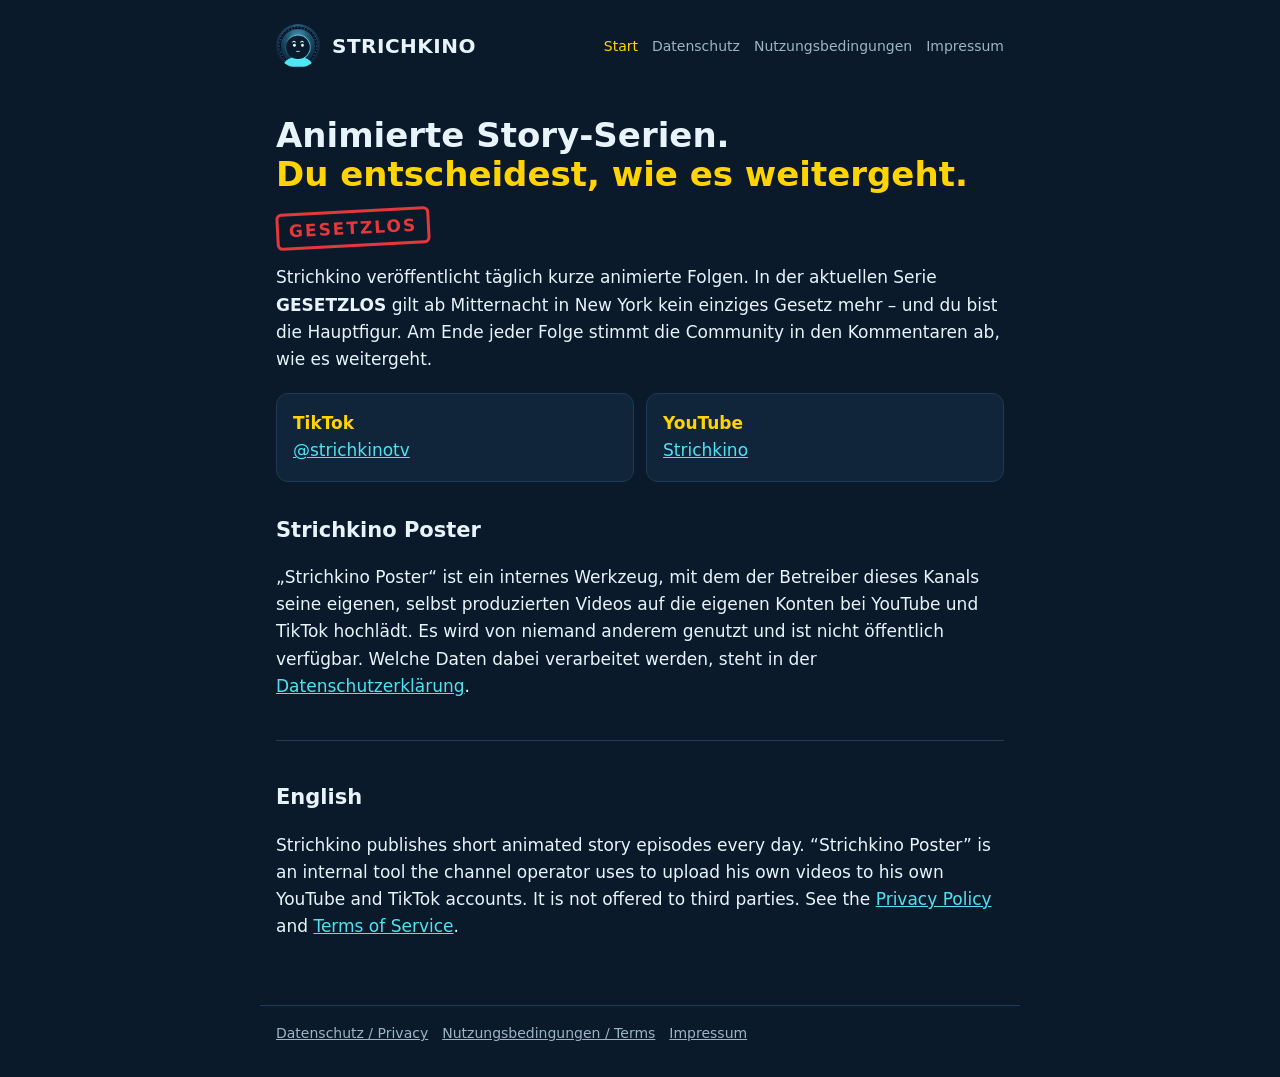
<file: index.html>
<!doctype html>
<html lang="de">
<head>
<meta charset="utf-8">
<meta name="viewport" content="width=device-width, initial-scale=1">
<title>Strichkino</title>
<meta name="description" content="Strichkino – animierte Story-Serien. Aktuelle Serie: GESETZLOS.">
<link rel="icon" href="logo.png">
<link rel="stylesheet" href="style.css">
</head>
<body>
<header>
  <img src="logo.png" alt="">
  <a class="brand" href="index.html">STRICHKINO</a>
  <nav><a href="index.html" aria-current="page">Start</a><a href="datenschutz.html">Datenschutz</a><a href="nutzungsbedingungen.html">Nutzungsbedingungen</a><a href="impressum.html">Impressum</a></nav>
</header>
<main>
  <h1>Animierte Story-Serien.<br><span class="gelb">Du entscheidest, wie es weitergeht.</span></h1>
  <span class="stempel">GESETZLOS</span>
  <p>Strichkino veröffentlicht täglich kurze animierte Folgen. In der aktuellen Serie <strong>GESETZLOS</strong> gilt ab Mitternacht in New York kein einziges Gesetz mehr – und du bist die Hauptfigur. Am Ende jeder Folge stimmt die Community in den Kommentaren ab, wie es weitergeht.</p>
  <div class="karten">
    <div class="karte"><strong>TikTok</strong><a href="https://www.tiktok.com/@strichkinotv">@strichkinotv</a></div>
    <div class="karte"><strong>YouTube</strong><a href="https://www.youtube.com/channel/UCRrzsbAft_Um6S45Xz0M2Gw">Strichkino</a></div>
  </div>

  <h2>Strichkino Poster</h2>
  <p>„Strichkino Poster“ ist ein internes Werkzeug, mit dem der Betreiber dieses Kanals seine eigenen, selbst produzierten Videos auf die eigenen Konten bei YouTube und TikTok hochlädt. Es wird von niemand anderem genutzt und ist nicht öffentlich verfügbar. Welche Daten dabei verarbeitet werden, steht in der <a href="datenschutz.html">Datenschutzerklärung</a>.</p>

  <section class="en" lang="en">
    <h2>English</h2>
    <p>Strichkino publishes short animated story episodes every day. “Strichkino Poster” is an internal tool the channel operator uses to upload his own videos to his own YouTube and TikTok accounts. It is not offered to third parties. See the <a href="datenschutz.html#en">Privacy Policy</a> and <a href="nutzungsbedingungen.html#en">Terms of Service</a>.</p>
  </section>
</main>
<footer><a href="datenschutz.html">Datenschutz / Privacy</a><a href="nutzungsbedingungen.html">Nutzungsbedingungen / Terms</a><a href="impressum.html">Impressum</a></footer>
</body>
</html>
</file>
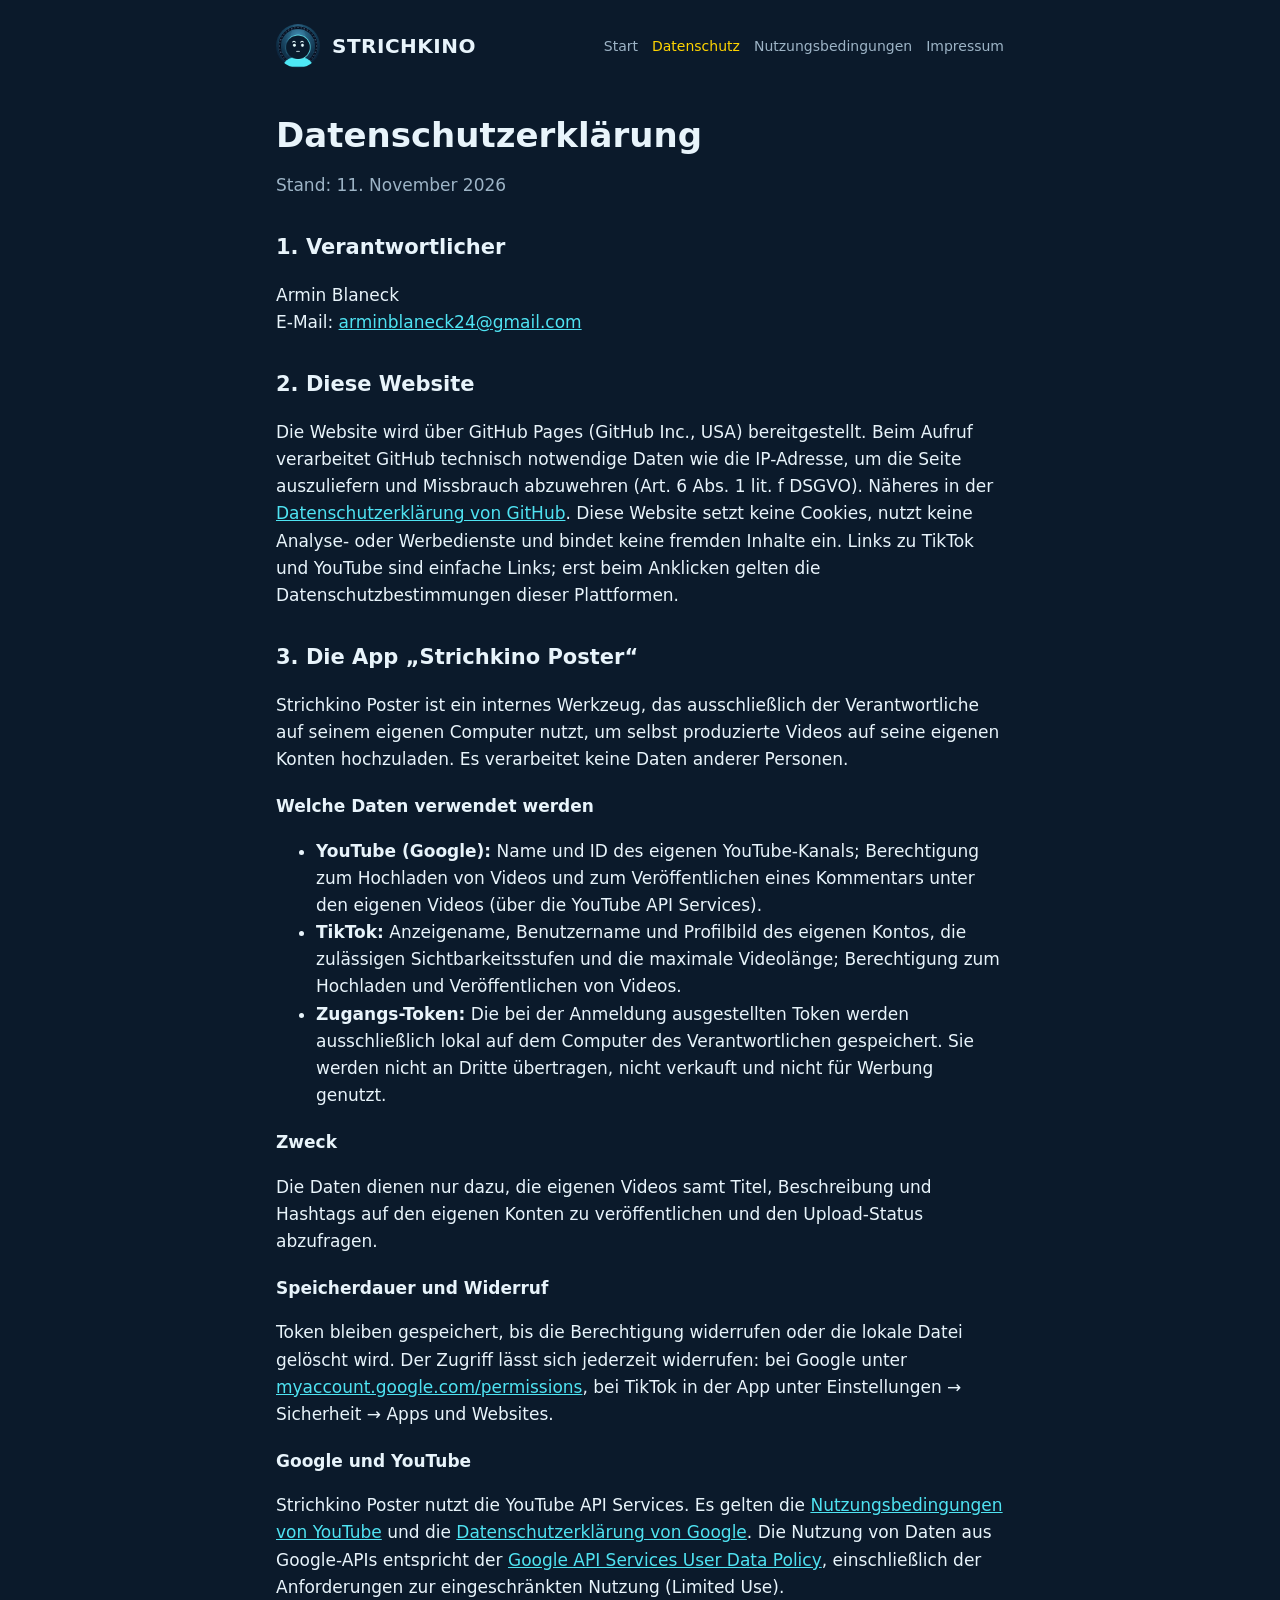
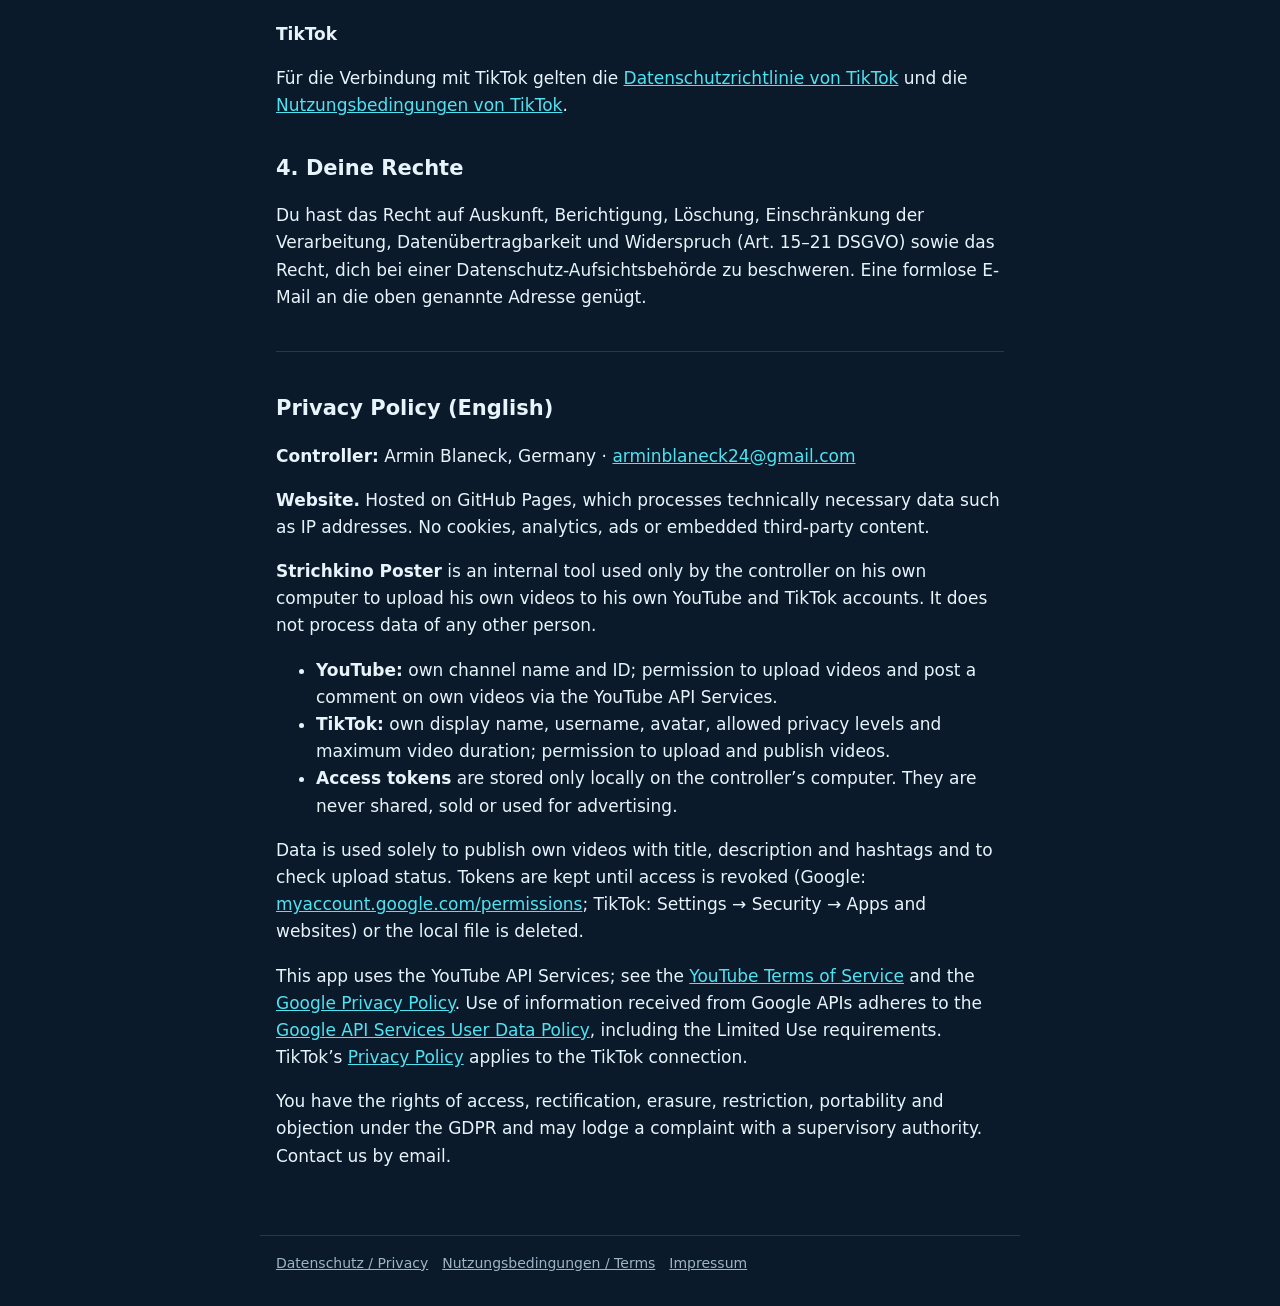
<file: datenschutz.html>
<!doctype html>
<html lang="de">
<head>
<meta charset="utf-8">
<meta name="viewport" content="width=device-width, initial-scale=1">
<title>Datenschutz · Strichkino</title>
<link rel="icon" href="logo.png">
<link rel="stylesheet" href="style.css">
</head>
<body>
<header>
  <img src="logo.png" alt="">
  <a class="brand" href="index.html">STRICHKINO</a>
  <nav><a href="index.html">Start</a><a href="datenschutz.html" aria-current="page">Datenschutz</a><a href="nutzungsbedingungen.html">Nutzungsbedingungen</a><a href="impressum.html">Impressum</a></nav>
</header>
<main>
  <h1>Datenschutzerklärung</h1>
  <p class="muted">Stand: 11. November 2026</p>

  <h2>1. Verantwortlicher</h2>
  <p>Armin Blaneck<br>E-Mail: <a href="mailto:arminblaneck24@gmail.com">arminblaneck24@gmail.com</a></p>

  <h2>2. Diese Website</h2>
  <p>Die Website wird über GitHub Pages (GitHub Inc., USA) bereitgestellt. Beim Aufruf verarbeitet GitHub technisch notwendige Daten wie die IP-Adresse, um die Seite auszuliefern und Missbrauch abzuwehren (Art. 6 Abs. 1 lit. f DSGVO). Näheres in der <a href="https://docs.github.com/de/site-policy/privacy-policies/github-general-privacy-statement">Datenschutzerklärung von GitHub</a>. Diese Website setzt keine Cookies, nutzt keine Analyse- oder Werbedienste und bindet keine fremden Inhalte ein. Links zu TikTok und YouTube sind einfache Links; erst beim Anklicken gelten die Datenschutzbestimmungen dieser Plattformen.</p>

  <h2>3. Die App „Strichkino Poster“</h2>
  <p>Strichkino Poster ist ein internes Werkzeug, das ausschließlich der Verantwortliche auf seinem eigenen Computer nutzt, um selbst produzierte Videos auf seine eigenen Konten hochzuladen. Es verarbeitet keine Daten anderer Personen.</p>
  <h3>Welche Daten verwendet werden</h3>
  <ul>
    <li><strong>YouTube (Google):</strong> Name und ID des eigenen YouTube-Kanals; Berechtigung zum Hochladen von Videos und zum Veröffentlichen eines Kommentars unter den eigenen Videos (über die YouTube API Services).</li>
    <li><strong>TikTok:</strong> Anzeigename, Benutzername und Profilbild des eigenen Kontos, die zulässigen Sichtbarkeitsstufen und die maximale Videolänge; Berechtigung zum Hochladen und Veröffentlichen von Videos.</li>
    <li><strong>Zugangs-Token:</strong> Die bei der Anmeldung ausgestellten Token werden ausschließlich lokal auf dem Computer des Verantwortlichen gespeichert. Sie werden nicht an Dritte übertragen, nicht verkauft und nicht für Werbung genutzt.</li>
  </ul>
  <h3>Zweck</h3>
  <p>Die Daten dienen nur dazu, die eigenen Videos samt Titel, Beschreibung und Hashtags auf den eigenen Konten zu veröffentlichen und den Upload-Status abzufragen.</p>
  <h3>Speicherdauer und Widerruf</h3>
  <p>Token bleiben gespeichert, bis die Berechtigung widerrufen oder die lokale Datei gelöscht wird. Der Zugriff lässt sich jederzeit widerrufen: bei Google unter <a href="https://myaccount.google.com/permissions">myaccount.google.com/permissions</a>, bei TikTok in der App unter Einstellungen → Sicherheit → Apps und Websites.</p>
  <h3>Google und YouTube</h3>
  <p>Strichkino Poster nutzt die YouTube API Services. Es gelten die <a href="https://www.youtube.com/t/terms">Nutzungsbedingungen von YouTube</a> und die <a href="https://policies.google.com/privacy">Datenschutzerklärung von Google</a>. Die Nutzung von Daten aus Google-APIs entspricht der <a href="https://developers.google.com/terms/api-services-user-data-policy">Google API Services User Data Policy</a>, einschließlich der Anforderungen zur eingeschränkten Nutzung (Limited Use).</p>
  <h3>TikTok</h3>
  <p>Für die Verbindung mit TikTok gelten die <a href="https://www.tiktok.com/legal/page/eea/privacy-policy/de">Datenschutzrichtlinie von TikTok</a> und die <a href="https://www.tiktok.com/legal/page/eea/terms-of-service/de">Nutzungsbedingungen von TikTok</a>.</p>

  <h2>4. Deine Rechte</h2>
  <p>Du hast das Recht auf Auskunft, Berichtigung, Löschung, Einschränkung der Verarbeitung, Datenübertragbarkeit und Widerspruch (Art. 15–21 DSGVO) sowie das Recht, dich bei einer Datenschutz-Aufsichtsbehörde zu beschweren. Eine formlose E-Mail an die oben genannte Adresse genügt.</p>

  <section class="en" id="en" lang="en">
    <h2>Privacy Policy (English)</h2>
    <p><strong>Controller:</strong> Armin Blaneck, Germany · <a href="mailto:arminblaneck24@gmail.com">arminblaneck24@gmail.com</a></p>
    <p><strong>Website.</strong> Hosted on GitHub Pages, which processes technically necessary data such as IP addresses. No cookies, analytics, ads or embedded third-party content.</p>
    <p><strong>Strichkino Poster</strong> is an internal tool used only by the controller on his own computer to upload his own videos to his own YouTube and TikTok accounts. It does not process data of any other person.</p>
    <ul>
      <li><strong>YouTube:</strong> own channel name and ID; permission to upload videos and post a comment on own videos via the YouTube API Services.</li>
      <li><strong>TikTok:</strong> own display name, username, avatar, allowed privacy levels and maximum video duration; permission to upload and publish videos.</li>
      <li><strong>Access tokens</strong> are stored only locally on the controller’s computer. They are never shared, sold or used for advertising.</li>
    </ul>
    <p>Data is used solely to publish own videos with title, description and hashtags and to check upload status. Tokens are kept until access is revoked (Google: <a href="https://myaccount.google.com/permissions">myaccount.google.com/permissions</a>; TikTok: Settings → Security → Apps and websites) or the local file is deleted.</p>
    <p>This app uses the YouTube API Services; see the <a href="https://www.youtube.com/t/terms">YouTube Terms of Service</a> and the <a href="https://policies.google.com/privacy">Google Privacy Policy</a>. Use of information received from Google APIs adheres to the <a href="https://developers.google.com/terms/api-services-user-data-policy">Google API Services User Data Policy</a>, including the Limited Use requirements. TikTok’s <a href="https://www.tiktok.com/legal/page/eea/privacy-policy/en">Privacy Policy</a> applies to the TikTok connection.</p>
    <p>You have the rights of access, rectification, erasure, restriction, portability and objection under the GDPR and may lodge a complaint with a supervisory authority. Contact us by email.</p>
  </section>
</main>
<footer><a href="datenschutz.html">Datenschutz / Privacy</a><a href="nutzungsbedingungen.html">Nutzungsbedingungen / Terms</a><a href="impressum.html">Impressum</a></footer>
</body>
</html>
</file>
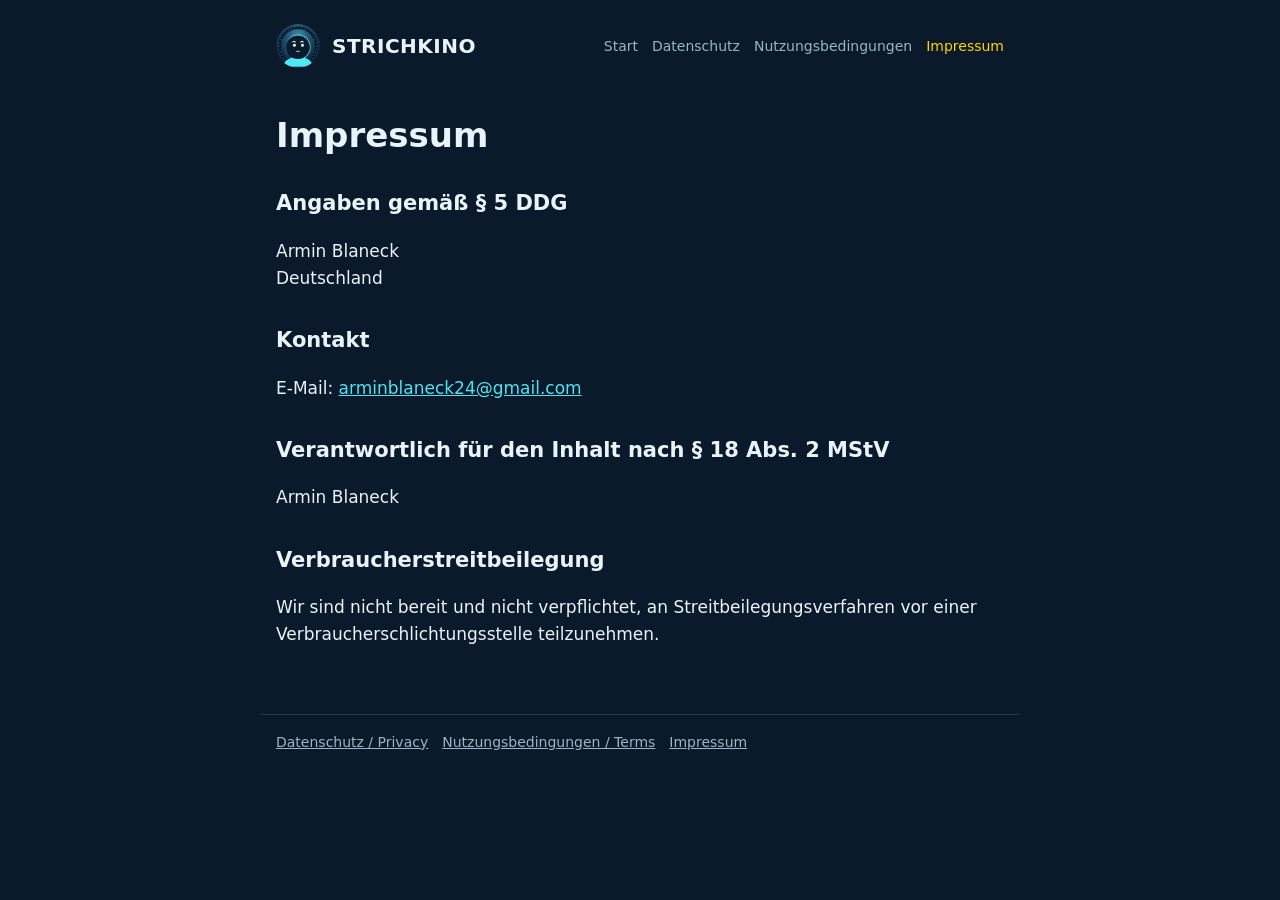
<file: impressum.html>
<!doctype html>
<html lang="de">
<head>
<meta charset="utf-8">
<meta name="viewport" content="width=device-width, initial-scale=1">
<title>Impressum · Strichkino</title>
<link rel="icon" href="logo.png">
<link rel="stylesheet" href="style.css">
</head>
<body>
<header>
  <img src="logo.png" alt="">
  <a class="brand" href="index.html">STRICHKINO</a>
  <nav><a href="index.html">Start</a><a href="datenschutz.html">Datenschutz</a><a href="nutzungsbedingungen.html">Nutzungsbedingungen</a><a href="impressum.html" aria-current="page">Impressum</a></nav>
</header>
<main>
  <h1>Impressum</h1>
  <h2>Angaben gemäß § 5 DDG</h2>
  <p>Armin Blaneck<br>Deutschland</p>
  <h2>Kontakt</h2>
  <p>E-Mail: <a href="mailto:arminblaneck24@gmail.com">arminblaneck24@gmail.com</a></p>
  <h2>Verantwortlich für den Inhalt nach § 18 Abs. 2 MStV</h2>
  <p>Armin Blaneck</p>
  <h2>Verbraucherstreitbeilegung</h2>
  <p>Wir sind nicht bereit und nicht verpflichtet, an Streitbeilegungsverfahren vor einer Verbraucherschlichtungsstelle teilzunehmen.</p>
</main>
<footer><a href="datenschutz.html">Datenschutz / Privacy</a><a href="nutzungsbedingungen.html">Nutzungsbedingungen / Terms</a><a href="impressum.html">Impressum</a></footer>
</body>
</html>
</file>
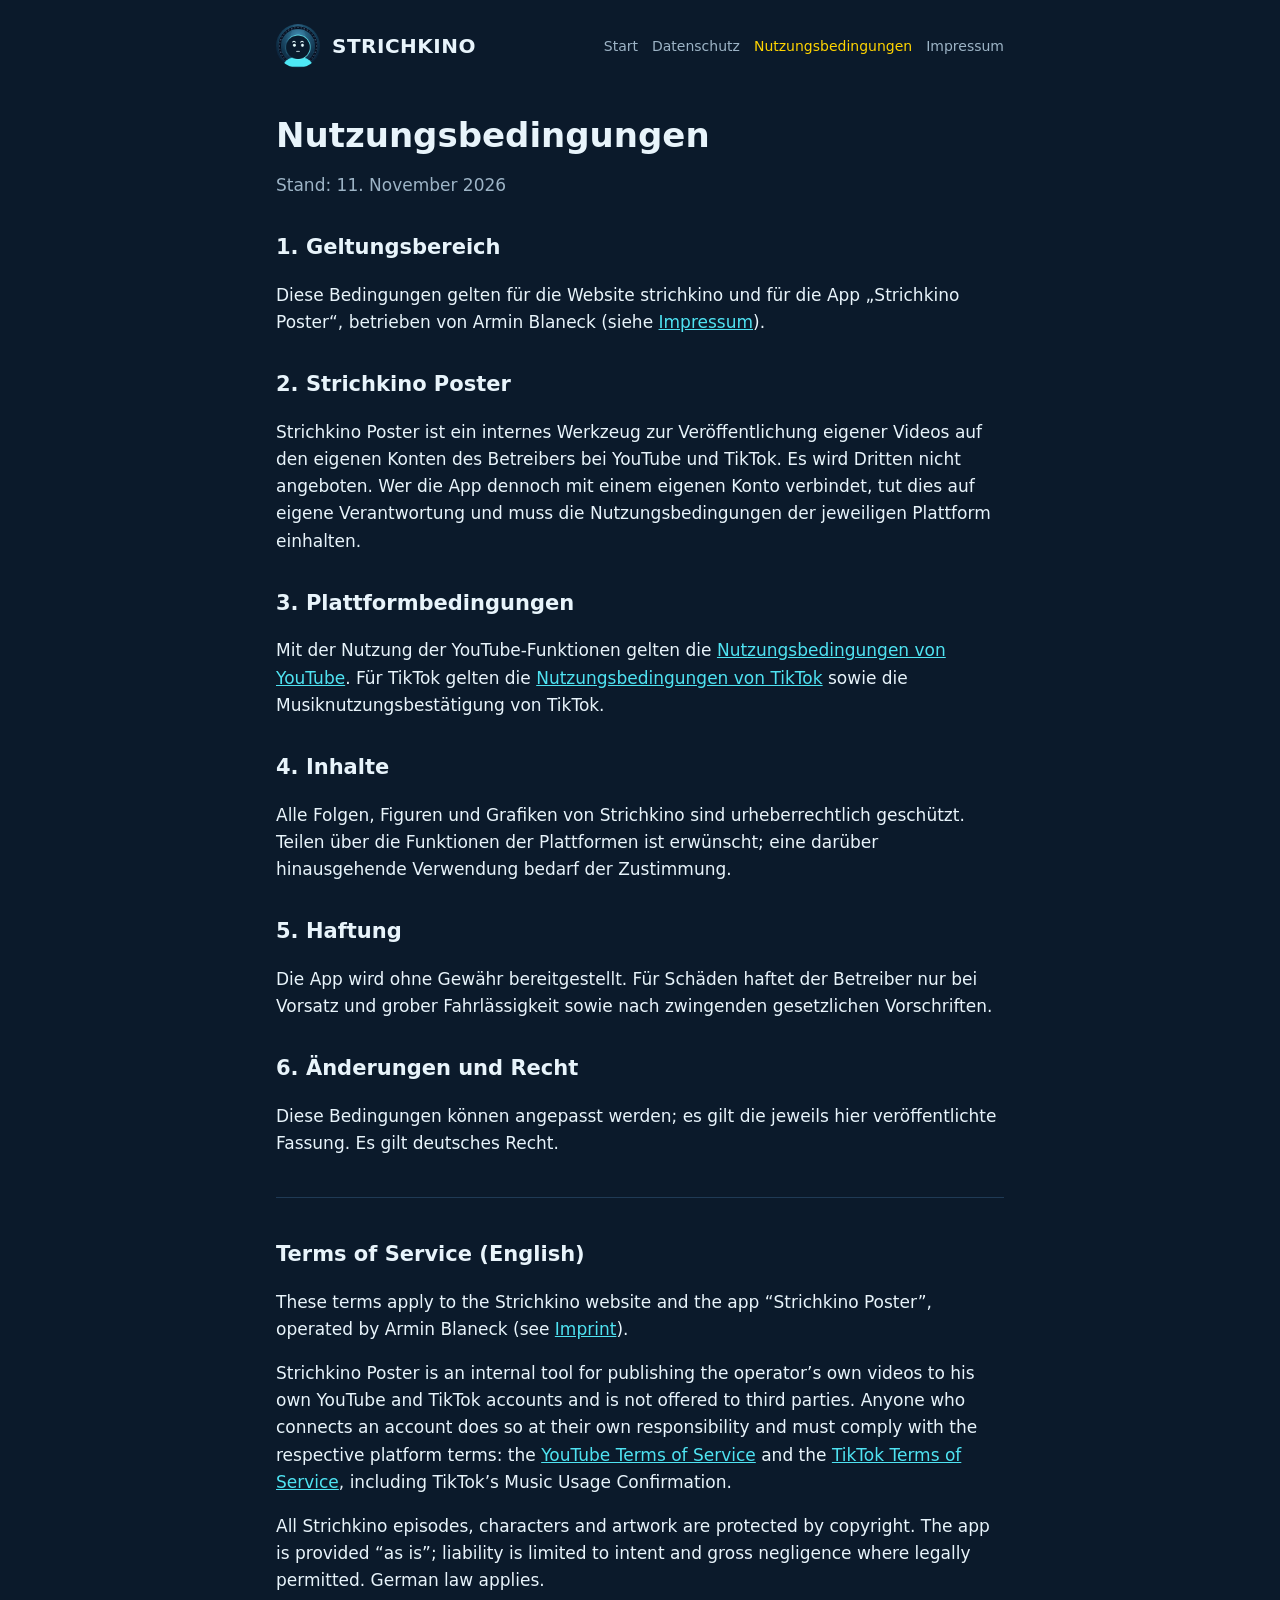
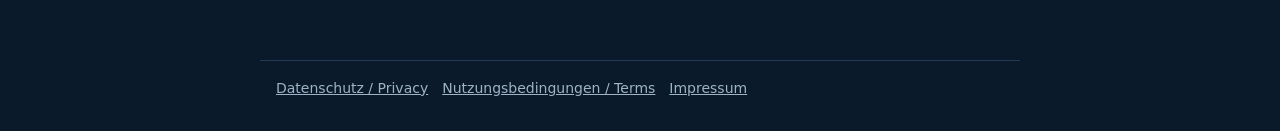
<file: nutzungsbedingungen.html>
<!doctype html>
<html lang="de">
<head>
<meta charset="utf-8">
<meta name="viewport" content="width=device-width, initial-scale=1">
<title>Nutzungsbedingungen · Strichkino</title>
<link rel="icon" href="logo.png">
<link rel="stylesheet" href="style.css">
</head>
<body>
<header>
  <img src="logo.png" alt="">
  <a class="brand" href="index.html">STRICHKINO</a>
  <nav><a href="index.html">Start</a><a href="datenschutz.html">Datenschutz</a><a href="nutzungsbedingungen.html" aria-current="page">Nutzungsbedingungen</a><a href="impressum.html">Impressum</a></nav>
</header>
<main>
  <h1>Nutzungsbedingungen</h1>
  <p class="muted">Stand: 11. November 2026</p>

  <h2>1. Geltungsbereich</h2>
  <p>Diese Bedingungen gelten für die Website strichkino und für die App „Strichkino Poster“, betrieben von Armin Blaneck (siehe <a href="impressum.html">Impressum</a>).</p>

  <h2>2. Strichkino Poster</h2>
  <p>Strichkino Poster ist ein internes Werkzeug zur Veröffentlichung eigener Videos auf den eigenen Konten des Betreibers bei YouTube und TikTok. Es wird Dritten nicht angeboten. Wer die App dennoch mit einem eigenen Konto verbindet, tut dies auf eigene Verantwortung und muss die Nutzungsbedingungen der jeweiligen Plattform einhalten.</p>

  <h2>3. Plattformbedingungen</h2>
  <p>Mit der Nutzung der YouTube-Funktionen gelten die <a href="https://www.youtube.com/t/terms">Nutzungsbedingungen von YouTube</a>. Für TikTok gelten die <a href="https://www.tiktok.com/legal/page/eea/terms-of-service/de">Nutzungsbedingungen von TikTok</a> sowie die Musiknutzungsbestätigung von TikTok.</p>

  <h2>4. Inhalte</h2>
  <p>Alle Folgen, Figuren und Grafiken von Strichkino sind urheberrechtlich geschützt. Teilen über die Funktionen der Plattformen ist erwünscht; eine darüber hinausgehende Verwendung bedarf der Zustimmung.</p>

  <h2>5. Haftung</h2>
  <p>Die App wird ohne Gewähr bereitgestellt. Für Schäden haftet der Betreiber nur bei Vorsatz und grober Fahrlässigkeit sowie nach zwingenden gesetzlichen Vorschriften.</p>

  <h2>6. Änderungen und Recht</h2>
  <p>Diese Bedingungen können angepasst werden; es gilt die jeweils hier veröffentlichte Fassung. Es gilt deutsches Recht.</p>

  <section class="en" id="en" lang="en">
    <h2>Terms of Service (English)</h2>
    <p>These terms apply to the Strichkino website and the app “Strichkino Poster”, operated by Armin Blaneck (see <a href="impressum.html">Imprint</a>).</p>
    <p>Strichkino Poster is an internal tool for publishing the operator’s own videos to his own YouTube and TikTok accounts and is not offered to third parties. Anyone who connects an account does so at their own responsibility and must comply with the respective platform terms: the <a href="https://www.youtube.com/t/terms">YouTube Terms of Service</a> and the <a href="https://www.tiktok.com/legal/page/eea/terms-of-service/en">TikTok Terms of Service</a>, including TikTok’s Music Usage Confirmation.</p>
    <p>All Strichkino episodes, characters and artwork are protected by copyright. The app is provided “as is”; liability is limited to intent and gross negligence where legally permitted. German law applies.</p>
  </section>
</main>
<footer><a href="datenschutz.html">Datenschutz / Privacy</a><a href="nutzungsbedingungen.html">Nutzungsbedingungen / Terms</a><a href="impressum.html">Impressum</a></footer>
</body>
</html>
</file>
<file: style.css>
:root {
  --bg: #0b1a2b;
  --panel: #10243a;
  --text: #e8f4fb;
  --muted: #9db4c6;
  --cyan: #4fe3f2;
  --yellow: #ffd400;
  --red: #e5383b;
  --line: #1f3a55;
}
* { box-sizing: border-box; }
html { -webkit-text-size-adjust: 100%; }
body {
  margin: 0;
  background: var(--bg);
  color: var(--text);
  font: 17px/1.6 system-ui, -apple-system, "Segoe UI", Roboto, sans-serif;
}
a { color: var(--cyan); }
header, main, footer { max-width: 760px; margin: 0 auto; padding: 0 16px; }
header { display: flex; align-items: center; gap: 12px; padding-top: 24px; padding-bottom: 8px; }
header img { width: 44px; height: 44px; border-radius: 50%; }
header a.brand { color: var(--text); text-decoration: none; font-weight: 800; font-size: 20px; letter-spacing: .5px; }
nav { margin-left: auto; display: flex; gap: 14px; flex-wrap: wrap; font-size: 14px; }
nav a { color: var(--muted); text-decoration: none; }
nav a:hover, nav a[aria-current] { color: var(--yellow); }
main { padding-top: 16px; padding-bottom: 48px; }
h1 { font-size: 34px; line-height: 1.15; margin: 24px 0 8px; }
h1 .gelb { color: var(--yellow); }
h2 { font-size: 21px; margin: 32px 0 6px; }
h3 { font-size: 17px; margin: 20px 0 4px; }
p, li { color: var(--text); }
.muted { color: var(--muted); }
.stempel {
  display: inline-block; color: var(--red); border: 3px solid var(--red); border-radius: 6px;
  padding: 2px 10px; font-weight: 900; letter-spacing: 2px; transform: rotate(-3deg); margin-top: 8px;
}
.karten { display: grid; grid-template-columns: repeat(auto-fit, minmax(200px, 1fr)); gap: 12px; margin-top: 20px; }
.karte { background: var(--panel); border: 1px solid var(--line); border-radius: 12px; padding: 16px; }
.karte strong { display: block; color: var(--yellow); }
.en { border-top: 1px solid var(--line); margin-top: 40px; padding-top: 8px; }
footer { border-top: 1px solid var(--line); padding-top: 16px; padding-bottom: 32px; font-size: 14px; color: var(--muted); }
footer a { color: var(--muted); margin-right: 14px; }
@media (max-width: 520px) { h1 { font-size: 28px; } nav { margin-left: 0; width: 100%; } header { flex-wrap: wrap; } }
</file>
